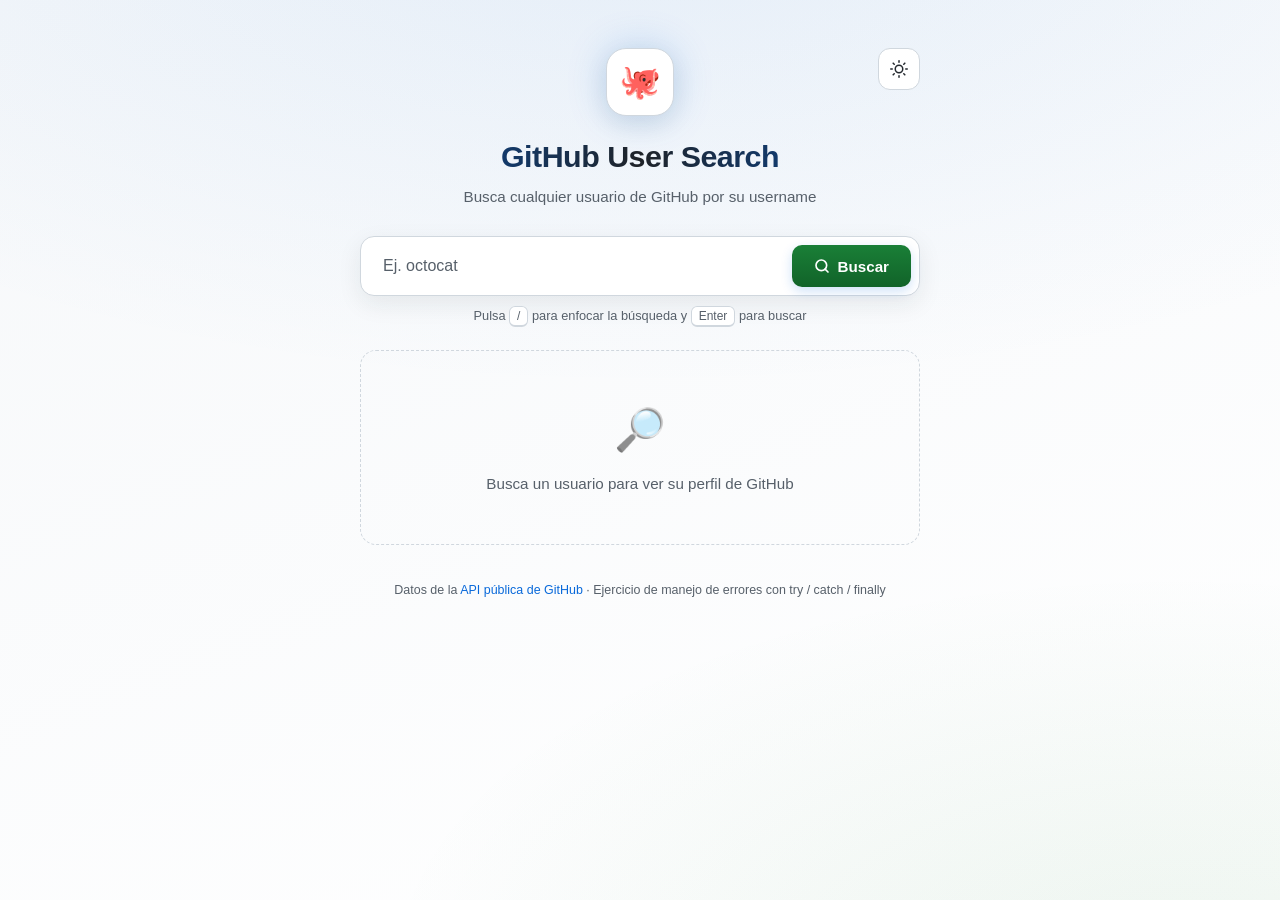
<file: index.html>
<!DOCTYPE html>
<html lang="es">
<head>
    <meta charset="UTF-8">
    <meta name="viewport" content="width=device-width, initial-scale=1.0">
    <meta name="description" content="Buscador de usuarios de GitHub. Consume la API pública de GitHub con manejo de errores con try/catch/finally.">
    <title>Buscador de Usuarios de GitHub</title>
    <link rel="icon" href="data:image/svg+xml,<svg xmlns='http://www.w3.org/2000/svg' viewBox='0 0 100 100'><text y='.9em' font-size='90'>🐙</text></svg>">
    <link rel="stylesheet" href="css/styles.css">
    <script>
        try {
            const temaGuardado = localStorage.getItem('gh-buscador-tema');
            if (temaGuardado) {
                document.documentElement.dataset.theme = temaGuardado;
            } else if (window.matchMedia('(prefers-color-scheme: light)').matches) {
                document.documentElement.dataset.theme = 'light';
            }
        } catch (e) { /* almacenamiento no disponible */ }
    </script>
</head>
<body>
    <a class="skip-link" href="#contenido">Saltar al contenido principal</a>

    <div class="loading-screen" id="pantallaCarga" hidden aria-hidden="true" role="status">
        <div class="loading-logo" aria-hidden="true">🐙</div>
        <div class="loading-spinner" aria-hidden="true"></div>
        <p>Buscando usuario en GitHub…</p>
    </div>

    <div class="container">
        <header class="app-header">
            <div class="logo" aria-hidden="true">🐙</div>
            <h1>GitHub User Search</h1>
            <p class="subtitle">Busca cualquier usuario de GitHub por su username</p>
            <div class="tema-wrap">
                <button type="button" class="btn-icon" id="btnTema" aria-label="Cambiar a tema oscuro">
                    <svg class="icono-luna" width="18" height="18" viewBox="0 0 24 24" fill="none" stroke="currentColor" stroke-width="2" stroke-linecap="round" stroke-linejoin="round" aria-hidden="true">
                        <path d="M21 12.79A9 9 0 1 1 11.21 3 7 7 0 0 0 21 12.79z"></path>
                    </svg>
                    <svg class="icono-sol" width="18" height="18" viewBox="0 0 24 24" fill="none" stroke="currentColor" stroke-width="2" stroke-linecap="round" stroke-linejoin="round" aria-hidden="true">
                        <circle cx="12" cy="12" r="5"></circle>
                        <line x1="12" y1="1" x2="12" y2="3"></line>
                        <line x1="12" y1="21" x2="12" y2="23"></line>
                        <line x1="4.22" y1="4.22" x2="5.64" y2="5.64"></line>
                        <line x1="18.36" y1="18.36" x2="19.78" y2="19.78"></line>
                        <line x1="1" y1="12" x2="3" y2="12"></line>
                        <line x1="21" y1="12" x2="23" y2="12"></line>
                        <line x1="4.22" y1="19.78" x2="5.64" y2="18.36"></line>
                        <line x1="18.36" y1="5.64" x2="19.78" y2="4.22"></line>
                    </svg>
                </button>
            </div>
        </header>

        <main id="contenido">
            <form class="search-box" role="search" onsubmit="buscar(); return false;">
                <label class="sr-only" for="username">Nombre de usuario de GitHub</label>
                <input type="text" id="username" name="username" placeholder="Ej. octocat"
                       autocomplete="off" spellcheck="false" enterkeyhint="search"
                       aria-describedby="hint-busqueda">
                <button type="submit" class="btn-primary" id="btnBuscar" aria-label="Buscar usuario en GitHub">
                    <svg width="16" height="16" viewBox="0 0 24 24" fill="none" stroke="currentColor" stroke-width="2.5" stroke-linecap="round" stroke-linejoin="round" aria-hidden="true">
                        <circle cx="11" cy="11" r="8"></circle>
                        <line x1="21" y1="21" x2="16.65" y2="16.65"></line>
                    </svg>
                    <span>Buscar</span>
                </button>
            </form>

            <p class="hint" id="hint-busqueda">Pulsa <kbd>/</kbd> para enfocar la búsqueda y <kbd>Enter</kbd> para buscar</p>

            <section class="history" id="historial" hidden aria-labelledby="historial-titulo">
                <div class="history-head">
                    <h2 id="historial-titulo">Búsquedas recientes</h2>
                    <button type="button" class="btn-link" id="btnLimpiarHistorial">Limpiar historial</button>
                </div>
                <div class="chips" id="chips"></div>
            </section>

            <section id="resultado" role="status" aria-live="polite" aria-atomic="true" aria-busy="false">
                <div class="empty">
                    <span aria-hidden="true">🔎</span>
                    <p>Busca un usuario para ver su perfil de GitHub</p>
                </div>
            </section>
        </main>

        <footer>
            <p>Datos de la <a href="https://docs.github.com/es/rest/users/users" target="_blank" rel="noopener noreferrer">API pública de GitHub</a> ·
            Ejercicio de manejo de errores con try / catch / finally</p>
        </footer>
    </div>

    <div class="toast" id="toast" role="status" aria-live="polite"></div>

    <script src="js/app.js" defer></script>
</body>
</html>
</file>
<file: css/styles.css>
:root {
    color-scheme: dark;
    --bg: #0d1117;
    --bg-deep: #010409;
    --bg-elevated: #161b22;
    --bg-soft: #1c2128;
    --bg-soft-hover: #272c33;
    --border: #30363d;
    --border-strong: #484f58;
    --text: #c9d1d9;
    --text-muted: #8b949e;
    --text-bright: #f0f6fc;
    --accent: #58a6ff;
    --accent-strong: #1f6feb;
    --success: #2ea043;
    --success-strong: #238636;
    --danger: #f85149;
    --warning: #d29922;
    --network: #a371f7;
    --danger-soft: #f851491a;
    --warning-soft: #d299221a;
    --network-soft: #a371f71a;
    --glow-blue: #58a6ff1f;
    --glow-green: #2ea0431f;
    --shadow: #0008;
    --overlay: #0d1117f2;
    --ring-soft: #58a6ff33;
}

[data-theme="light"] {
    color-scheme: light;
    --bg: #f6f8fa;
    --bg-deep: #ffffff;
    --bg-elevated: #ffffff;
    --bg-soft: #f0f3f6;
    --bg-soft-hover: #e6eaef;
    --border: #d0d7de;
    --border-strong: #afb8c1;
    --text: #24292f;
    --text-muted: #57606a;
    --text-bright: #1f2328;
    --accent: #0969da;
    --accent-strong: #0550ae;
    --success: #1a7f37;
    --success-strong: #116329;
    --danger: #cf222e;
    --warning: #9a6700;
    --network: #8250df;
    --danger-soft: #cf222e14;
    --warning-soft: #9a670014;
    --network-soft: #8250df14;
    --glow-blue: #0969da14;
    --glow-green: #1a7f3714;
    --shadow: #1f232814;
    --overlay: #fffffffa;
    --ring-soft: #0969da33;
}

* {
    margin: 0;
    padding: 0;
    box-sizing: border-box;
}

html {
    scroll-behavior: smooth;
}

body {
    font-family: 'Segoe UI', -apple-system, BlinkMacSystemFont, Roboto, sans-serif;
    background:
        radial-gradient(1100px 480px at 50% -10%, var(--glow-blue), transparent),
        radial-gradient(800px 400px at 92% 108%, var(--glow-green), transparent),
        linear-gradient(160deg, var(--bg), var(--bg-deep));
    min-height: 100vh;
    display: flex;
    justify-content: center;
    align-items: flex-start;
    padding: 48px 20px;
    color: var(--text);
    line-height: 1.5;
    transition: background 0.3s ease, color 0.3s ease;
}

a {
    color: var(--accent);
}

:focus-visible {
    outline: 3px solid var(--accent);
    outline-offset: 2px;
    border-radius: 4px;
}

.skip-link {
    position: absolute;
    top: -100px;
    left: 16px;
    z-index: 100;
    padding: 10px 16px;
    background: var(--accent);
    color: #fff;
    font-weight: 700;
    border-radius: 8px;
    text-decoration: none;
    transition: top 0.2s ease;
}

.skip-link:focus {
    top: 16px;
}

.container {
    width: 100%;
    max-width: 560px;
    position: relative;
}

.app-header {
    text-align: center;
    margin-bottom: 28px;
}

.logo {
    width: 68px;
    height: 68px;
    margin: 0 auto 18px;
    display: flex;
    align-items: center;
    justify-content: center;
    background: var(--bg-elevated);
    border: 1px solid var(--border);
    border-radius: 20px;
    box-shadow: 0 0 40px var(--ring-soft), 0 8px 24px var(--shadow);
    font-size: 2.1rem;
    animation: float 4s ease-in-out infinite;
}

@keyframes float {
    0%, 100% { transform: translateY(0); }
    50% { transform: translateY(-6px); }
}

h1 {
    font-size: 1.9rem;
    font-weight: 800;
    letter-spacing: -0.5px;
    margin-bottom: 6px;
    background: linear-gradient(90deg, var(--accent), var(--text-bright), var(--accent));
    -webkit-background-clip: text;
    background-clip: text;
    color: transparent;
}

[data-theme="light"] h1 {
    background: linear-gradient(90deg, var(--accent-strong), var(--text-bright), var(--accent-strong));
    -webkit-background-clip: text;
    background-clip: text;
}

.subtitle {
    font-size: 0.95rem;
    color: var(--text-muted);
}

.tema-wrap {
    position: absolute;
    top: 0;
    right: 0;
}

.btn-icon {
    width: 42px;
    height: 42px;
    display: inline-flex;
    align-items: center;
    justify-content: center;
    background: var(--bg-elevated);
    border: 1px solid var(--border);
    border-radius: 12px;
    color: var(--text);
    cursor: pointer;
    transition: border-color 0.2s, transform 0.15s, box-shadow 0.2s;
}

.btn-icon:hover {
    border-color: var(--accent);
    transform: translateY(-1px);
    box-shadow: 0 4px 14px var(--shadow);
}

.icono-sol,
.icono-luna {
    display: none;
}

[data-theme="dark"] .icono-luna,
[data-theme="light"] .icono-sol {
    display: block;
}

/* ---------- Búsqueda ---------- */

.search-box {
    display: flex;
    gap: 10px;
    padding: 8px;
    background: var(--bg-elevated);
    border: 1px solid var(--border);
    border-radius: 14px;
    box-shadow: 0 8px 24px var(--shadow);
    transition: border-color 0.25s, box-shadow 0.25s;
}

.search-box:focus-within {
    border-color: var(--accent);
    box-shadow: 0 0 0 4px var(--ring-soft), 0 8px 24px var(--shadow);
}

.search-box input {
    flex: 1;
    min-width: 0;
    padding: 12px 14px;
    border: none;
    border-radius: 8px;
    background: transparent;
    color: var(--text-bright);
    font-size: 1rem;
    outline: none;
}

.search-box input::placeholder {
    color: var(--text-muted);
}

.btn-primary {
    display: inline-flex;
    align-items: center;
    gap: 8px;
    padding: 12px 22px;
    background: linear-gradient(180deg, var(--success), var(--success-strong));
    color: #fff;
    border: none;
    border-radius: 10px;
    font-size: 0.95rem;
    font-weight: 700;
    cursor: pointer;
    box-shadow: 0 4px 12px var(--ring-soft);
    transition: transform 0.15s, box-shadow 0.2s, filter 0.2s;
}

.btn-primary:hover {
    filter: brightness(1.1);
    transform: translateY(-1px);
    box-shadow: 0 6px 16px var(--ring-soft);
}

.btn-primary:active {
    transform: translateY(0);
}

.btn-primary:disabled {
    background: var(--bg-soft);
    color: var(--text-muted);
    cursor: not-allowed;
    box-shadow: none;
    transform: none;
    filter: none;
}

.hint {
    margin-top: 10px;
    text-align: center;
    font-size: 0.8rem;
    color: var(--text-muted);
}

.hint kbd {
    padding: 2px 7px;
    background: var(--bg-elevated);
    border: 1px solid var(--border);
    border-bottom-width: 2px;
    border-radius: 6px;
    font-family: inherit;
    font-size: 0.75rem;
}

/* ---------- Historial ---------- */

.history {
    margin-top: 20px;
}

.history[hidden] {
    display: none;
}

.history-head {
    display: flex;
    align-items: center;
    justify-content: space-between;
    margin-bottom: 10px;
}

.history h2 {
    font-size: 0.82rem;
    font-weight: 700;
    text-transform: uppercase;
    letter-spacing: 0.8px;
    color: var(--text-muted);
}

.btn-link {
    background: none;
    border: none;
    color: var(--accent);
    font-size: 0.8rem;
    font-weight: 600;
    cursor: pointer;
    padding: 4px;
}

.btn-link:hover {
    text-decoration: underline;
}

.chips {
    display: flex;
    flex-wrap: wrap;
    gap: 8px;
}

.chip {
    display: inline-flex;
    align-items: center;
    gap: 6px;
    padding: 7px 14px;
    background: var(--bg-soft);
    border: 1px solid var(--border);
    border-radius: 999px;
    color: var(--text);
    font-size: 0.88rem;
    font-weight: 600;
    cursor: pointer;
    transition: border-color 0.2s, transform 0.15s, background 0.2s;
}

.chip:hover {
    border-color: var(--accent);
    background: var(--bg-soft-hover);
    transform: translateY(-1px);
}

.chip .chip-icon {
    width: 20px;
    height: 20px;
    border-radius: 50%;
    background: var(--bg-elevated);
    border: 1px solid var(--border);
    display: flex;
    align-items: center;
    justify-content: center;
    font-size: 0.65rem;
}

/* ---------- Resultado ---------- */

#resultado {
    margin-top: 24px;
    min-height: 60px;
}

#resultado[tabindex="-1"]:focus {
    outline: none;
}

.card {
    background: var(--bg-elevated);
    border: 1px solid var(--border);
    border-radius: 16px;
    padding: 28px;
    text-align: center;
    animation: fadeIn 0.35s ease;
    box-shadow: 0 12px 32px var(--shadow);
}

.avatar-wrap {
    position: relative;
    width: 120px;
    height: 120px;
    margin: 0 auto 16px;
}

.avatar-wrap::after {
    content: '';
    position: absolute;
    inset: -6px;
    border-radius: 50%;
    border: 2px dashed var(--accent);
    opacity: 0.45;
    animation: rotate 14s linear infinite;
}

.result img {
    width: 120px;
    height: 120px;
    border-radius: 50%;
    border: 3px solid var(--bg-soft);
    box-shadow: 0 0 0 3px var(--accent), 0 0 26px var(--ring-soft);
    display: block;
    transition: transform 0.25s;
}

.result:hover img {
    transform: scale(1.04);
}

.result .name {
    font-size: 1.5rem;
    font-weight: 800;
    color: var(--text-bright);
    margin-bottom: 2px;
    letter-spacing: -0.3px;
}

.result .username {
    font-size: 0.95rem;
    color: var(--accent);
    font-weight: 600;
}

.result .bio {
    font-size: 0.9rem;
    color: var(--text-muted);
    margin: 12px auto 4px;
    max-width: 100%;
    padding: 0 10px;
    line-height: 1.4;
}

.result .location {
    font-size: 0.85rem;
    color: var(--text-muted);
    margin: 8px 0 16px;
}

.result .joined {
    font-size: 0.82rem;
    color: var(--text-muted);
    margin-bottom: 16px;
}

.result .stats {
    display: grid;
    grid-template-columns: repeat(3, 1fr);
    gap: 12px;
    padding-top: 18px;
    border-top: 1px solid var(--border);
}

.result .stat {
    background: var(--bg-soft);
    border-radius: 10px;
    padding: 12px 8px;
    border: 1px solid transparent;
    transition: transform 0.2s, border-color 0.2s, background 0.2s;
}

.result .stat:hover {
    transform: translateY(-2px);
    border-color: var(--border-strong);
    background: var(--bg-soft-hover);
}

.result .stat-value {
    font-size: 1.4rem;
    font-weight: 800;
    color: var(--text-bright);
    margin-bottom: 2px;
}

.result .stat-label {
    font-size: 0.72rem;
    color: var(--text-muted);
    text-transform: uppercase;
    letter-spacing: 0.8px;
    font-weight: 600;
}

.actions {
    display: flex;
    gap: 10px;
    justify-content: center;
    margin-top: 18px;
}

.btn-ghost {
    display: inline-flex;
    align-items: center;
    gap: 8px;
    padding: 10px 16px;
    background: var(--bg-soft);
    border: 1px solid var(--border);
    border-radius: 10px;
    color: var(--text);
    font-size: 0.9rem;
    font-weight: 600;
    text-decoration: none;
    cursor: pointer;
    transition: border-color 0.2s, transform 0.15s, background 0.2s;
}

.btn-ghost:hover {
    border-color: var(--accent);
    background: var(--bg-soft-hover);
    transform: translateY(-1px);
}

.btn-ghost:active {
    transform: translateY(0);
}

/* ---------- Errores ---------- */

.error {
    display: flex;
    align-items: flex-start;
    gap: 14px;
    text-align: left;
    padding: 22px;
}

.error .error-icon {
    flex-shrink: 0;
    width: 44px;
    height: 44px;
    display: flex;
    align-items: center;
    justify-content: center;
    border-radius: 50%;
    font-size: 1.3rem;
}

.error .error-msg {
    color: var(--text-bright);
    font-weight: 700;
    font-size: 0.95rem;
    line-height: 1.3;
}

.error .error-msg small {
    display: block;
    color: var(--text-muted);
    font-weight: 400;
    margin-top: 4px;
}

.error-danger {
    border-color: var(--danger);
    background: linear-gradient(180deg, var(--bg-elevated), var(--danger-soft));
}

.error-danger .error-icon {
    background: var(--danger-soft);
    border: 1px solid var(--danger);
}

.error-warning {
    border-color: var(--warning);
    background: linear-gradient(180deg, var(--bg-elevated), var(--warning-soft));
}

.error-warning .error-icon {
    background: var(--warning-soft);
    border: 1px solid var(--warning);
}

.error-network {
    border-color: var(--network);
    background: linear-gradient(180deg, var(--bg-elevated), var(--network-soft));
}

.error-network .error-icon {
    background: var(--network-soft);
    border: 1px solid var(--network);
}

.empty {
    text-align: center;
    padding: 48px 20px;
    color: var(--text-muted);
    border: 1px dashed var(--border);
    border-radius: 16px;
}

.empty span {
    display: block;
    font-size: 2.6rem;
    margin-bottom: 12px;
    opacity: 0.7;
}

.empty p {
    font-size: 0.95rem;
}

/* ---------- Pantalla de carga ---------- */

.loading-screen {
    position: fixed;
    inset: 0;
    z-index: 50;
    display: flex;
    flex-direction: column;
    align-items: center;
    justify-content: center;
    gap: 22px;
    background: var(--overlay);
    backdrop-filter: blur(6px);
    animation: fadeIn 0.2s ease;
}

.loading-screen[hidden] {
    display: none;
}

.loading-logo {
    font-size: 3.4rem;
    animation: pulse 1.2s ease-in-out infinite;
}

.loading-spinner {
    width: 46px;
    height: 46px;
    border: 4px solid var(--border);
    border-top-color: var(--accent);
    border-radius: 50%;
    animation: spin 0.7s linear infinite;
}

.loading-screen p {
    color: var(--text-muted);
    font-size: 0.95rem;
    font-weight: 600;
}

@keyframes pulse {
    0%, 100% { transform: scale(1); opacity: 1; }
    50% { transform: scale(1.18); opacity: 0.75; }
}

/* ---------- Toast ---------- */

.toast {
    position: fixed;
    left: 50%;
    bottom: 28px;
    transform: translate(-50%, 80px);
    z-index: 60;
    display: flex;
    align-items: center;
    gap: 8px;
    padding: 12px 20px;
    background: var(--bg-soft);
    color: var(--text-bright);
    border: 1px solid var(--border-strong);
    border-radius: 12px;
    font-size: 0.9rem;
    font-weight: 600;
    box-shadow: 0 12px 32px var(--shadow);
    opacity: 0;
    transition: transform 0.3s ease, opacity 0.3s ease;
}

.toast.is-active {
    transform: translate(-50%, 0);
    opacity: 1;
}

/* ---------- Footer ---------- */

footer {
    margin-top: 36px;
    text-align: center;
    font-size: 0.78rem;
    color: var(--text-muted);
}

footer a {
    color: var(--accent);
    text-decoration: none;
}

footer a:hover {
    text-decoration: underline;
}

/* ---------- Animaciones ---------- */

@keyframes fadeIn {
    from { opacity: 0; transform: translateY(12px); }
    to { opacity: 1; transform: translateY(0); }
}

@keyframes spin {
    to { transform: rotate(360deg); }
}

@keyframes rotate {
    to { transform: rotate(360deg); }
}

/* ---------- Accesibilidad visual ---------- */

.sr-only {
    position: absolute;
    width: 1px;
    height: 1px;
    padding: 0;
    margin: -1px;
    overflow: hidden;
    clip: rect(0, 0, 0, 0);
    white-space: nowrap;
    border: 0;
}

@media (prefers-reduced-motion: reduce) {
    html {
        scroll-behavior: auto;
    }

    *,
    *::before,
    *::after {
        animation-duration: 0.01ms !important;
        animation-iteration-count: 1 !important;
        transition-duration: 0.01ms !important;
    }
}

/* ---------- Responsive ---------- */

@media (max-width: 480px) {
    body {
        padding: 28px 14px;
    }

    h1 {
        font-size: 1.5rem;
    }

    .btn-primary {
        padding: 12px 16px;
        font-size: 0.9rem;
    }

    .actions {
        flex-direction: column;
    }

    .btn-ghost {
        justify-content: center;
    }

    .tema-wrap {
        top: -10px;
        right: 0;
    }
}
</file>
